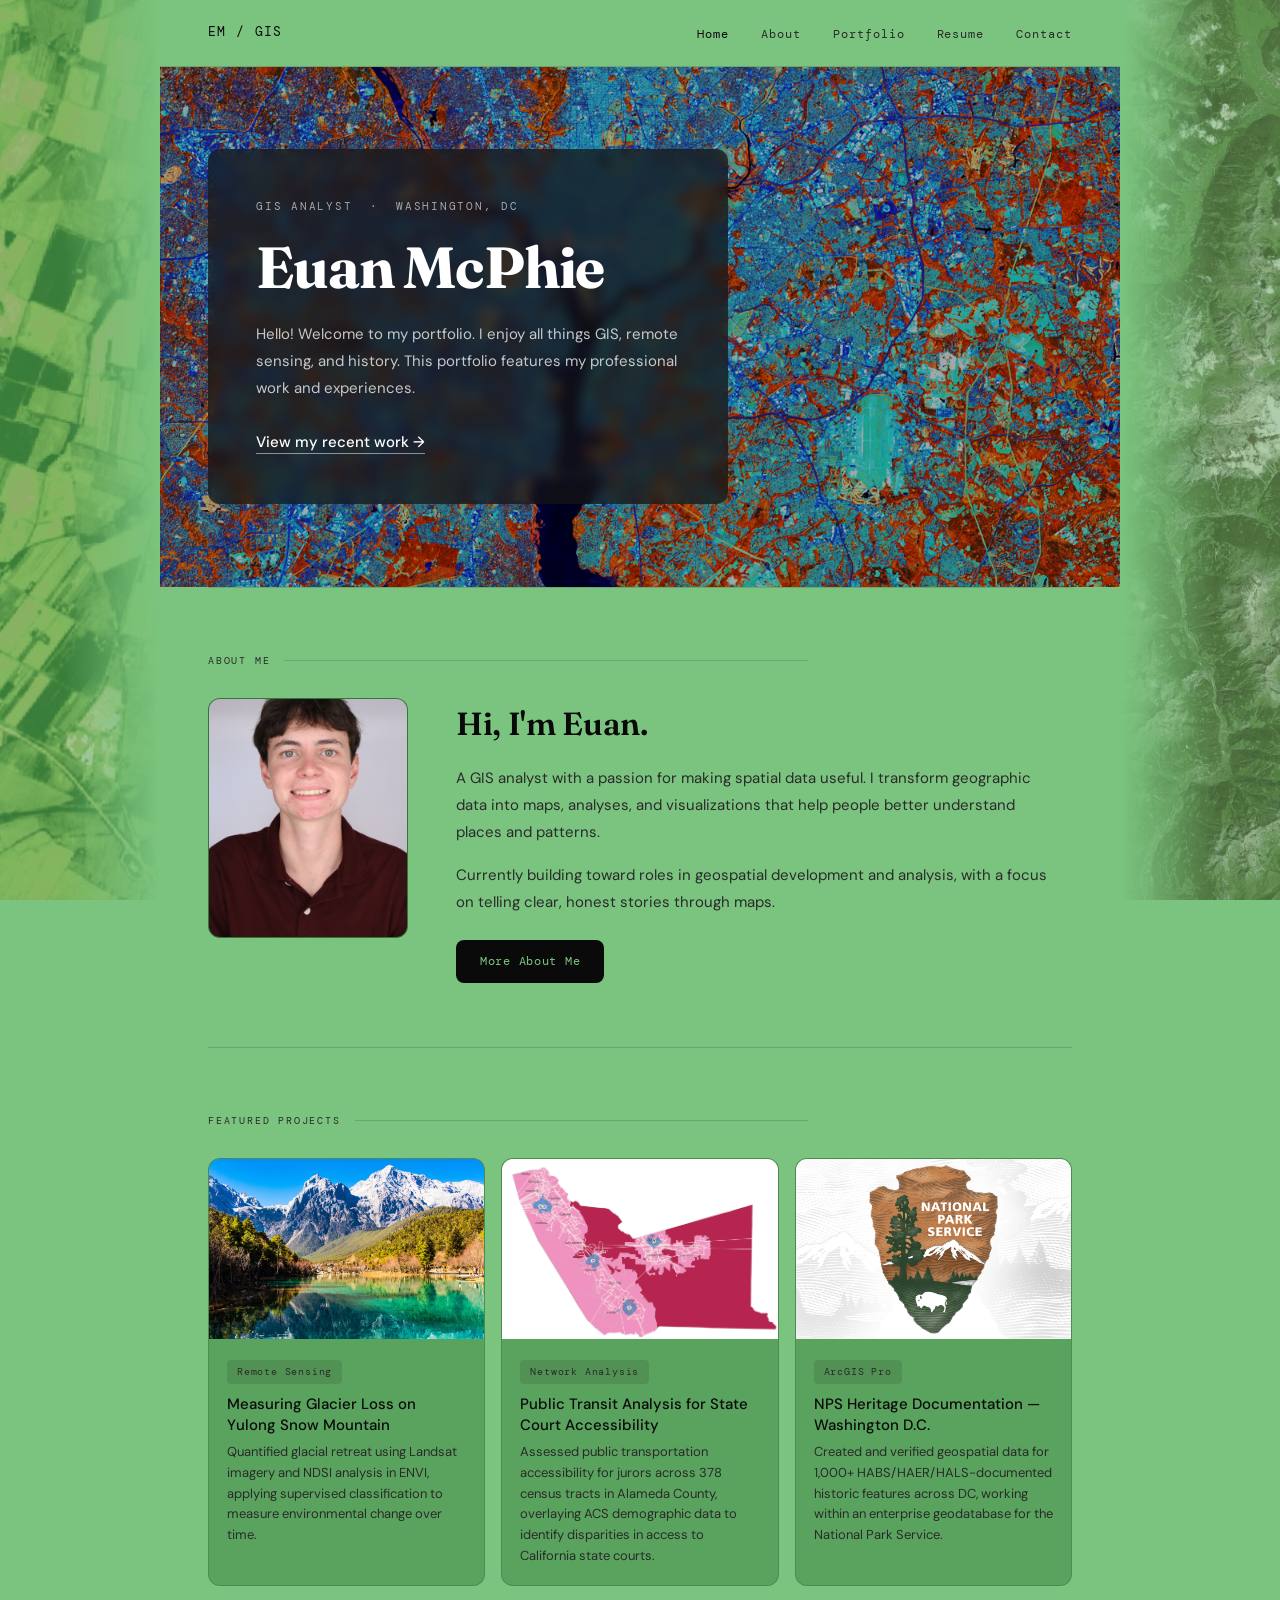
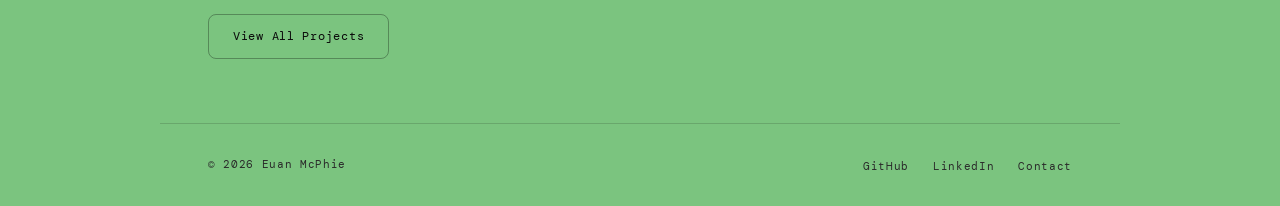
<file: index.html>
<!DOCTYPE html>
<html lang="en">
<head>
  <meta charset="UTF-8">
  <meta name="viewport" content="width=device-width, initial-scale=1.0">
  <title>Euan McPhie | GIS Portfolio</title>
  <link rel="stylesheet" href="style.css">
  <style>
    .hero {
  position: relative;
  min-height: 520px;
  display: flex;
  align-items: center;
  overflow: hidden;
  margin: 0 calc(-1 * 48px);
  padding: 0 48px;
}
.hero-bg {
  position: absolute;
  inset: 0;
  width: 100%;
  height: 100%;
  object-fit: cover;
  object-position: center;
  z-index: 0;
}
.hero-overlay {
  position: absolute;
  inset: 0;
  background: rgba(0, 0, 0, 0.35);
  z-index: 1;
}
.hero-content {
  position: relative;
  z-index: 2;
  background: rgba(20, 20, 20, 0.72);
  backdrop-filter: blur(6px);
  border-radius: var(--radius-lg);
  padding: 48px 48px;
  max-width: 520px;
}
.hero-eyebrow {
  font-family: 'DM Mono', monospace;
  font-size: 11px;
  letter-spacing: 0.16em;
  text-transform: uppercase;
  color: rgba(255,255,255,0.6);
  margin-bottom: 20px;
}
.hero h1 {
  margin-bottom: 24px;
  color: var(--white);
}
.hero-sub {
  font-size: 15px;
  color: rgba(255,255,255,0.75);
  line-height: 1.8;
}
.hero-sub a {
  color: var(--white);
  font-weight: 500;
  border-bottom: 1px solid rgba(255,255,255,0.5);
  padding-bottom: 1px;
  transition: opacity 0.2s;
}
.hero-sub a:hover { opacity: 0.6; }
@media (max-width: 768px) {
  .hero { min-height: 420px; margin: 0 -24px; padding: 0 24px; }
  .hero-content { padding: 32px 28px; }
} {
  .hero { grid-template-columns: 1fr; }
  .hero-image { max-height: 300px; }
}

    .about-grid {
      display: grid;
      grid-template-columns: 200px 1fr;
      gap: 48px;
      align-items: start;
    }
    .about-photo {
      width: 200px;
      height: 240px;
      object-fit: cover;
      border-radius: var(--radius-lg);
      border: 1px solid var(--border);
      background: var(--bg-deeper);
      display: block;
    }
    .about-text p { margin-bottom: 16px; }
    .about-text p:last-of-type { margin-bottom: 24px; }

    @media (max-width: 768px) {
      .about-grid { grid-template-columns: 1fr; }
      .about-photo { width: 140px; height: 170px; }
    }
  </style>
</head>
<body>

  <!-- SIDEBARS — swap src images for your own NDVI/satellite imagery -->
  <div class="sidebar-left">
    <img src="assets/images/sidebar-left.jpg" alt="">
  </div>
  <div class="sidebar-right">
    <img src="assets/images/sidebar-right.jpg" alt="">
  </div>

  <nav>
    <a href="index.html" class="nav-logo">EM / GIS</a>
    <button class="nav-toggle" aria-label="Toggle menu" onclick="document.querySelector('.nav-links').classList.toggle('open')">
      <span></span><span></span><span></span>
    </button>
    <ul class="nav-links">
      <li><a href="index.html" class="active">Home</a></li>
      <li><a href="about.html">About</a></li>
      <li><a href="portfolio.html">Portfolio</a></li>
      <li><a href="resume.html">Resume</a></li>
      <li><a href="contact.html">Contact</a></li>
    </ul>
  </nav>

  <main>
    <section class="hero">
  <img src="assets/images/SWIRFalseColorcomp.png" alt="SWIR False Color Composite DC" class="hero-bg">
  <div class="hero-overlay"></div>
  <div class="hero-content">
    <p class="hero-eyebrow">GIS Analyst &nbsp;·&nbsp; Washington, DC</p>
    <h1>Euan McPhie</h1>
    <p class="hero-sub">
      Hello! Welcome to my portfolio. I enjoy all things GIS, remote sensing, and history.
      This portfolio features my professional work and experiences.
      <br><br>
      <a href="portfolio.html">View my recent work →</a>
    </p>
  </div>
</section>
    
    <section id="about">
      <p class="section-label">About Me</p>
      <div class="about-grid">
        <img
          src="assets/images/photo.jpeg"
          alt="Euan McPhie"
          class="about-photo"
        >
        <div class="about-text">
          <h2>Hi, I'm Euan.</h2>
          <p>
            A GIS analyst with a passion for making spatial data useful. I transform 
            geographic data into maps, analyses, and visualizations that help people 
            better understand places and patterns.
          </p>
          <p>
            Currently building toward roles in geospatial development and analysis,
            with a focus on telling clear, honest stories through maps.
          </p>
          <a href="about.html" class="btn btn-dark">More About Me</a>
        </div>
      </div>
    </section>

    <section id="projects">
      <p class="section-label">Featured Projects</p>
      <div class="cards-grid">

 <a href="https://storymaps.arcgis.com/stories/8d81228a85324e58b875556479eda83a" class="card" target="_blank" rel="noopener">
  <img src="assets/images/yulongglacier.jpeg" alt="Glacier Loss Yulong Snow Mountain" class="card-img" onerror="this.style.background='var(--bg-deeper)';this.removeAttribute('src')">
  <div class="card-body">
    <span class="card-tag">Remote Sensing</span>
    <h3 class="card-title">Measuring Glacier Loss on Yulong Snow Mountain</h3>
    <p class="card-desc">Quantified glacial retreat using Landsat imagery and NDSI analysis in ENVI, applying supervised classification to measure environmental change over time.</p>
  </div>
</a>

<a href="https://docs.google.com/presentation/d/e/2PACX-1vQ5J7np9_4bzqyncNNaO1r4sl6ug8HQ_chpbXCSCV8nuyObh_miqHbxDKsYuWN1Dcld_z9ZnQ1ug_sf/pub?start=false&loop=false&delayms=3000" class="card" target="_blank" rel="noopener">
  <img src="assets/images/NCSCProject.png" alt="Public Transit Analysis for State Court Accessibility" class="card-img" onerror="this.style.background='var(--bg-deeper)';this.removeAttribute('src')">
  <div class="card-body">
    <span class="card-tag">Network Analysis</span>
    <h3 class="card-title">Public Transit Analysis for State Court Accessibility</h3>
    <p class="card-desc">Assessed public transportation accessibility for jurors across 378 census tracts in Alameda County, overlaying ACS demographic data to identify disparities in access to California state courts.</p>
  </div>
</a>

<a href="https://arcg.is/0SniSq" class="card" target="_blank" rel="noopener">
  <img src="assets/images/HHHphoto.jpg" alt="NPS HHH Cultural Resource GIS" class="card-img" onerror="this.style.background='var(--bg-deeper)';this.removeAttribute('src')">
  <div class="card-body">
    <span class="card-tag">ArcGIS Pro</span>
    <h3 class="card-title">NPS Heritage Documentation — Washington D.C.</h3>
    <p class="card-desc">Created and verified geospatial data for 1,000+ HABS/HAER/HALS-documented historic features across DC, working within an enterprise geodatabase for the National Park Service.</p>
  </div>
</a>

      </div>
      <div style="margin-top: 28px;">
        <a href="portfolio.html" class="btn btn-outline">View All Projects</a>
      </div>
    </section>
  </main>

  <footer>
    <span class="footer-left">© 2026 Euan McPhie</span>
    <ul class="footer-links">
      <li><a href="https://github.com/euanmapphiedev" target="_blank" rel="noopener">GitHub</a></li>
      <li><a href="https://www.linkedin.com/in/euan-mcphie/" target="_blank" rel="noopener">LinkedIn</a></li>
      <li><a href="contact.html">Contact</a></li>
    </ul>
  </footer>

</body>
</html>
</file>
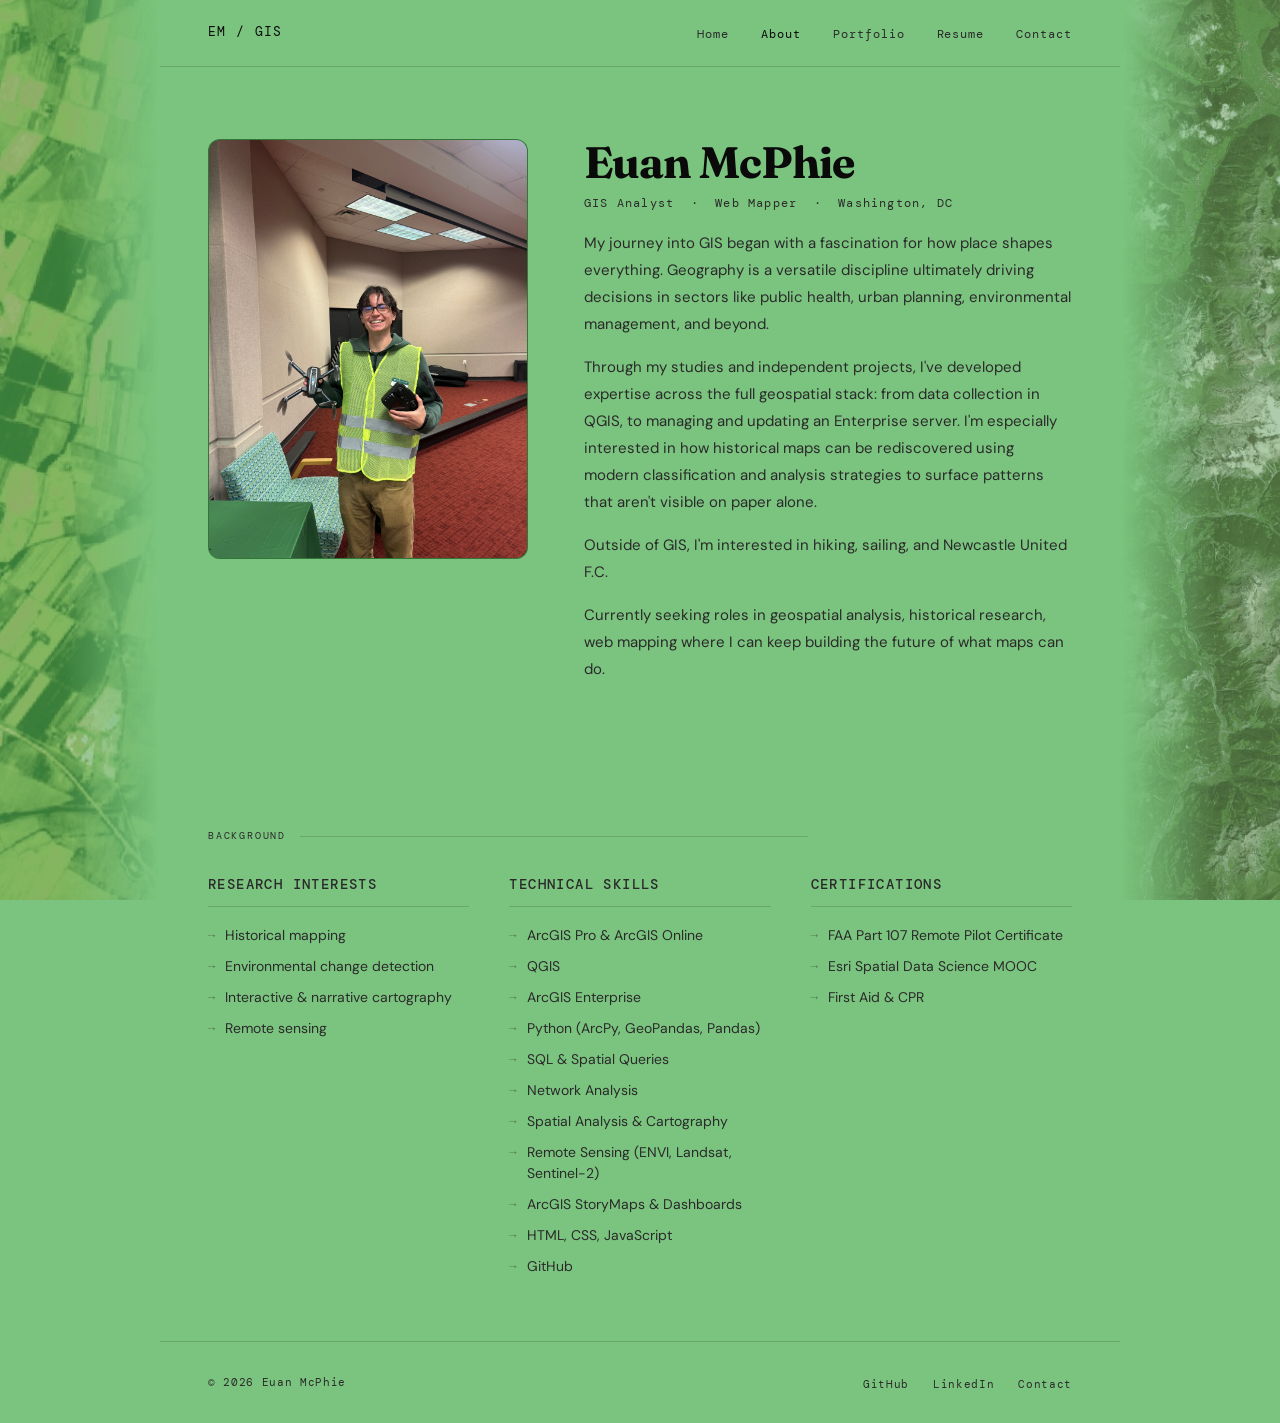
<file: about.html>
<!DOCTYPE html>
<html lang="en">
<head>
  <meta charset="UTF-8">
  <meta name="viewport" content="width=device-width, initial-scale=1.0">
  <title>About | Euan McPhie</title>
  <link rel="stylesheet" href="style.css">
  <style>
    .about-hero {
      display: grid;
      grid-template-columns: 320px 1fr;
      gap: 56px;
      align-items: start;
      padding: 72px 0 64px;
    }
    .about-hero-photo {
      width: 320px;
      height: 420px;
      object-fit: cover;
      border-radius: var(--radius-lg);
      border: 1px solid var(--border);
      background: var(--bg-deeper);
      display: block;
    }
    .about-hero-text h1 { font-size: clamp(28px, 4vw, 44px); margin-bottom: 8px; }
    .subtitle {
      font-family: 'DM Mono', monospace;
      font-size: 12px;
      color: var(--black-soft);
      letter-spacing: 0.1em;
      margin-bottom: 28px;
    }
    .about-hero-text p { margin-bottom: 16px; }

    .three-col {
      display: grid;
      grid-template-columns: repeat(3, 1fr);
      gap: 40px;
    }
    .info-block h3 {
      font-size: 14px;
      font-family: 'DM Mono', monospace;
      letter-spacing: 0.1em;
      text-transform: uppercase;
      color: var(--black-soft);
      margin-bottom: 18px;
      padding-bottom: 10px;
      border-bottom: 1px solid var(--border);
    }
    .info-list { list-style: none; display: flex; flex-direction: column; gap: 10px; }
    .info-list li {
      font-size: 14px;
      color: var(--black-soft);
      display: flex;
      align-items: flex-start;
      gap: 10px;
      line-height: 1.5;
    }
    .info-list li::before {
      content: '→';
      font-family: 'DM Mono', monospace;
      font-size: 12px;
      color: var(--black-soft);
      opacity: 0.5;
      flex-shrink: 0;
      margin-top: 1px;
    }

    @media (max-width: 768px) {
      .about-hero { grid-template-columns: 1fr; }
      .about-hero-photo { width: 160px; height: 200px; }
      .three-col { grid-template-columns: 1fr; gap: 32px; }
    }
  </style>
</head>
<body>

  <div class="sidebar-left"><img src="assets/images/sidebar-left.jpg" alt=""></div>
  <div class="sidebar-right"><img src="assets/images/sidebar-right.jpg" alt=""></div>

  <nav>
    <a href="index.html" class="nav-logo">EM / GIS</a>
    <button class="nav-toggle" aria-label="Toggle menu" onclick="document.querySelector('.nav-links').classList.toggle('open')">
      <span></span><span></span><span></span>
    </button>
    <ul class="nav-links">
      <li><a href="index.html">Home</a></li>
      <li><a href="about.html" class="active">About</a></li>
      <li><a href="portfolio.html">Portfolio</a></li>
      <li><a href="resume.html">Resume</a></li>
      <li><a href="contact.html">Contact</a></li>
    </ul>
  </nav>

  <main>
    <div class="about-hero">
      <img src="assets/images/photoabout.jpeg" alt="Euan McPhie" class="about-hero-photo">
      <div class="about-hero-text">
        <h1>Euan McPhie</h1>
        <p class="subtitle">GIS Analyst &nbsp;·&nbsp; Web Mapper &nbsp;·&nbsp; Washington, DC</p>
        <p>My journey into GIS began with a fascination for how place shapes everything. Geography is a versatile discipline ultimately driving decisions in sectors like public health, urban planning, environmental management, and beyond.</p>
        <p>Through my studies and independent projects, I've developed expertise across the full geospatial stack: from data collection in QGIS, to managing and updating an Enterprise server. I'm especially interested in how historical maps can be rediscovered using modern classification and analysis strategies to surface patterns that aren't visible on paper alone.</p>
        <p>Outside of GIS, I'm interested in hiking, sailing, and Newcastle United F.C.</p>
        <p>Currently seeking roles in geospatial analysis, historical research, web mapping where I can keep building the future of what maps can do.</p>
      </div>

    </div>

    <section>
      <p class="section-label">Background</p>
      <div class="three-col">
        <div class="info-block">
          <h3>Research Interests</h3>
          <ul class="info-list">
            <li>Historical mapping</li>
            <li>Environmental change detection</li>
            <li>Interactive &amp; narrative cartography</li>
            <li>Remote sensing</li>
          </ul>
        </div>
        <div class="info-block">
          <h3>Technical Skills</h3>
          <ul class="info-list">
            <li>ArcGIS Pro & ArcGIS Online</li>
            <li>QGIS</li>
            <li>ArcGIS Enterprise</li>
            <li>Python (ArcPy, GeoPandas, Pandas)</li>
            <li>SQL & Spatial Queries</li>
            <li>Network Analysis</li>
            <li>Spatial Analysis & Cartography</li>
            <li>Remote Sensing (ENVI, Landsat, Sentinel-2)</li>
            <li>ArcGIS StoryMaps & Dashboards</li>
            <li>HTML, CSS, JavaScript</li>
            <li>GitHub</li>
          </ul>
        </div>
        <div class="info-block">
          <h3>Certifications</h3>
          <ul class="info-list">
            <li>FAA Part 107 Remote Pilot Certificate</li>
            <li>Esri Spatial Data Science MOOC</li>
            <li>First Aid & CPR</li>
          </ul>
        </div>
      </div>
    </section>
  </main>

  <footer>
    <span class="footer-left">© 2026 Euan McPhie</span>
    <ul class="footer-links">
      <li><a href="https://github.com/euanmapphiedev" target="_blank" rel="noopener">GitHub</a></li>
      <li><a href="https://www.linkedin.com/in/euan-mcphie/" target="_blank" rel="noopener">LinkedIn</a></li>
      <li><a href="contact.html">Contact</a></li>
    </ul>
  </footer>

</body>
</html>
</file>
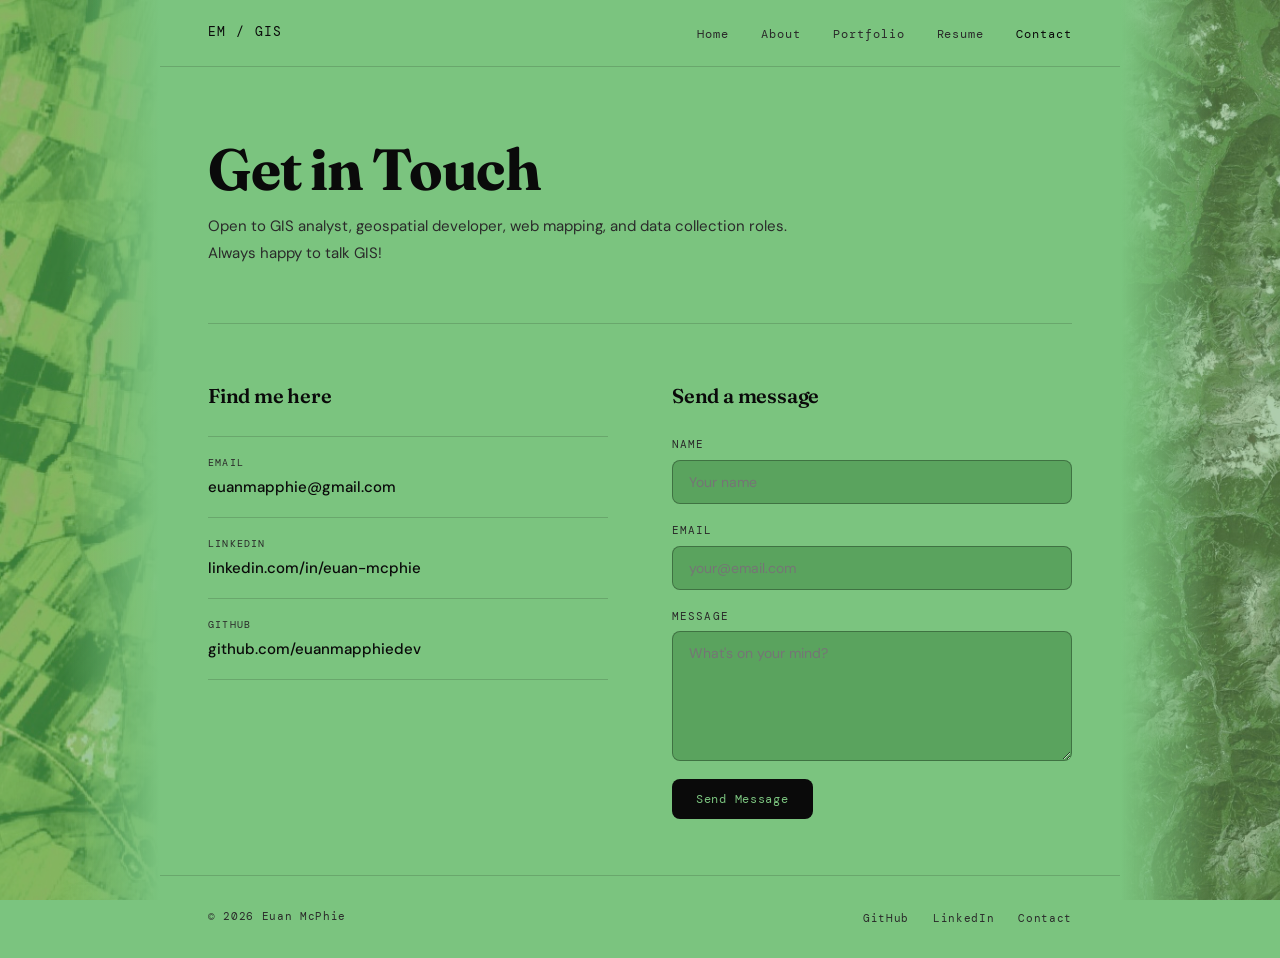
<file: contact.html>
<!DOCTYPE html>
<html lang="en">
<head>
  <meta charset="UTF-8">
  <meta name="viewport" content="width=device-width, initial-scale=1.0">
  <title>Contact | Euan McPhie</title>
  <link rel="stylesheet" href="style.css">
  <style>
    .contact-hero {
      padding: 72px 0 56px;
      border-bottom: 1px solid var(--border);
    }
    .contact-hero h1 { margin-bottom: 14px; }
    .contact-grid {
      display: grid;
      grid-template-columns: 1fr 1fr;
      gap: 64px;
      padding: 56px 0;
    }
    .contact-links h2 { font-size: 20px; margin-bottom: 24px; }
    .contact-item {
      display: flex;
      flex-direction: column;
      gap: 4px;
      padding: 18px 0;
      border-bottom: 1px solid var(--border);
    }
    .contact-item:first-of-type { border-top: 1px solid var(--border); }
    .contact-item-label {
      font-family: 'DM Mono', monospace;
      font-size: 10px;
      letter-spacing: 0.12em;
      text-transform: uppercase;
      color: var(--black-soft);
    }
    .contact-item a {
      font-size: 15px;
      font-weight: 500;
      color: var(--black);
      transition: opacity 0.2s;
    }
    .contact-item a:hover { opacity: 0.6; }
    .contact-form h2 { font-size: 20px; margin-bottom: 24px; }
    .form-group { display: flex; flex-direction: column; gap: 6px; margin-bottom: 18px; }
    .form-group label {
      font-family: 'DM Mono', monospace;
      font-size: 11px;
      letter-spacing: 0.1em;
      text-transform: uppercase;
      color: var(--black-soft);
    }
    .form-group input,
    .form-group textarea {
      background: var(--bg-dark);
      border: 1px solid var(--border-strong);
      border-radius: var(--radius);
      padding: 12px 16px;
      font-family: 'DM Sans', sans-serif;
      font-size: 14px;
      color: var(--black);
      outline: none;
      transition: border-color 0.2s;
      width: 100%;
    }
    .form-group input:focus,
    .form-group textarea:focus { border-color: var(--black); }
    .form-group textarea { resize: vertical; min-height: 130px; }
    @media (max-width: 768px) {
      .contact-grid { grid-template-columns: 1fr; gap: 40px; }
    }
  </style>
</head>
<body>

  <div class="sidebar-left"><img src="assets/images/sidebar-left.jpg" alt=""></div>
  <div class="sidebar-right"><img src="assets/images/sidebar-right.jpg" alt=""></div>

  <nav>
    <a href="index.html" class="nav-logo">EM / GIS</a>
    <button class="nav-toggle" aria-label="Toggle menu" onclick="document.querySelector('.nav-links').classList.toggle('open')">
      <span></span><span></span><span></span>
    </button>
    <ul class="nav-links">
      <li><a href="index.html">Home</a></li>
      <li><a href="about.html">About</a></li>
      <li><a href="portfolio.html">Portfolio</a></li>
      <li><a href="resume.html">Resume</a></li>
      <li><a href="contact.html" class="active">Contact</a></li>
    </ul>
  </nav>

  <main>
    <div class="contact-hero">
      <h1>Get in Touch</h1>
      <p>Open to GIS analyst, geospatial developer, web mapping, and data collection roles. Always happy to talk GIS!</p>
    </div>

    <div class="contact-grid">

      <div class="contact-links">
        <h2>Find me here</h2>
        <div class="contact-item">
          <span class="contact-item-label">Email</span>
          <a href="mailto:euanmapphie@gmail.com">euanmapphie@gmail.com</a>
        </div>
        <div class="contact-item">
          <span class="contact-item-label">LinkedIn</span>
          <a href="https://www.linkedin.com/in/euan-mcphie/" target="_blank" rel="noopener">linkedin.com/in/euan-mcphie</a>
        </div>
        <div class="contact-item">
          <span class="contact-item-label">GitHub</span>
          <a href="https://github.com/euanmapphiedev" target="_blank" rel="noopener">github.com/euanmapphiedev</a>
        </div>
      </div>

      <div class="contact-form">
        <h2>Send a message</h2>
        <form action="https://formspree.io/f/mykazpdl" method="POST">
          <div class="form-group">
            <label for="name">Name</label>
            <input type="text" id="name" name="name" placeholder="Your name" required>
          </div>
          <div class="form-group">
            <label for="email">Email</label>
            <input type="email" id="email" name="email" placeholder="your@email.com" required>
          </div>
          <div class="form-group">
            <label for="message">Message</label>
            <textarea id="message" name="message" placeholder="What's on your mind?" required></textarea>
          </div>
          <button type="submit" class="btn btn-dark">Send Message</button>
        </form>
      </div>

    </div>
  </main>

  <footer>
    <span class="footer-left">© 2026 Euan McPhie</span>
    <ul class="footer-links">
      <li><a href="https://github.com/euanmapphiedev" target="_blank" rel="noopener">GitHub</a></li>
      <li><a href="https://www.linkedin.com/in/euan-mcphie/" target="_blank" rel="noopener">LinkedIn</a></li>
      <li><a href="contact.html">Contact</a></li>
    </ul>
  </footer>

</body>
</html>
</file>
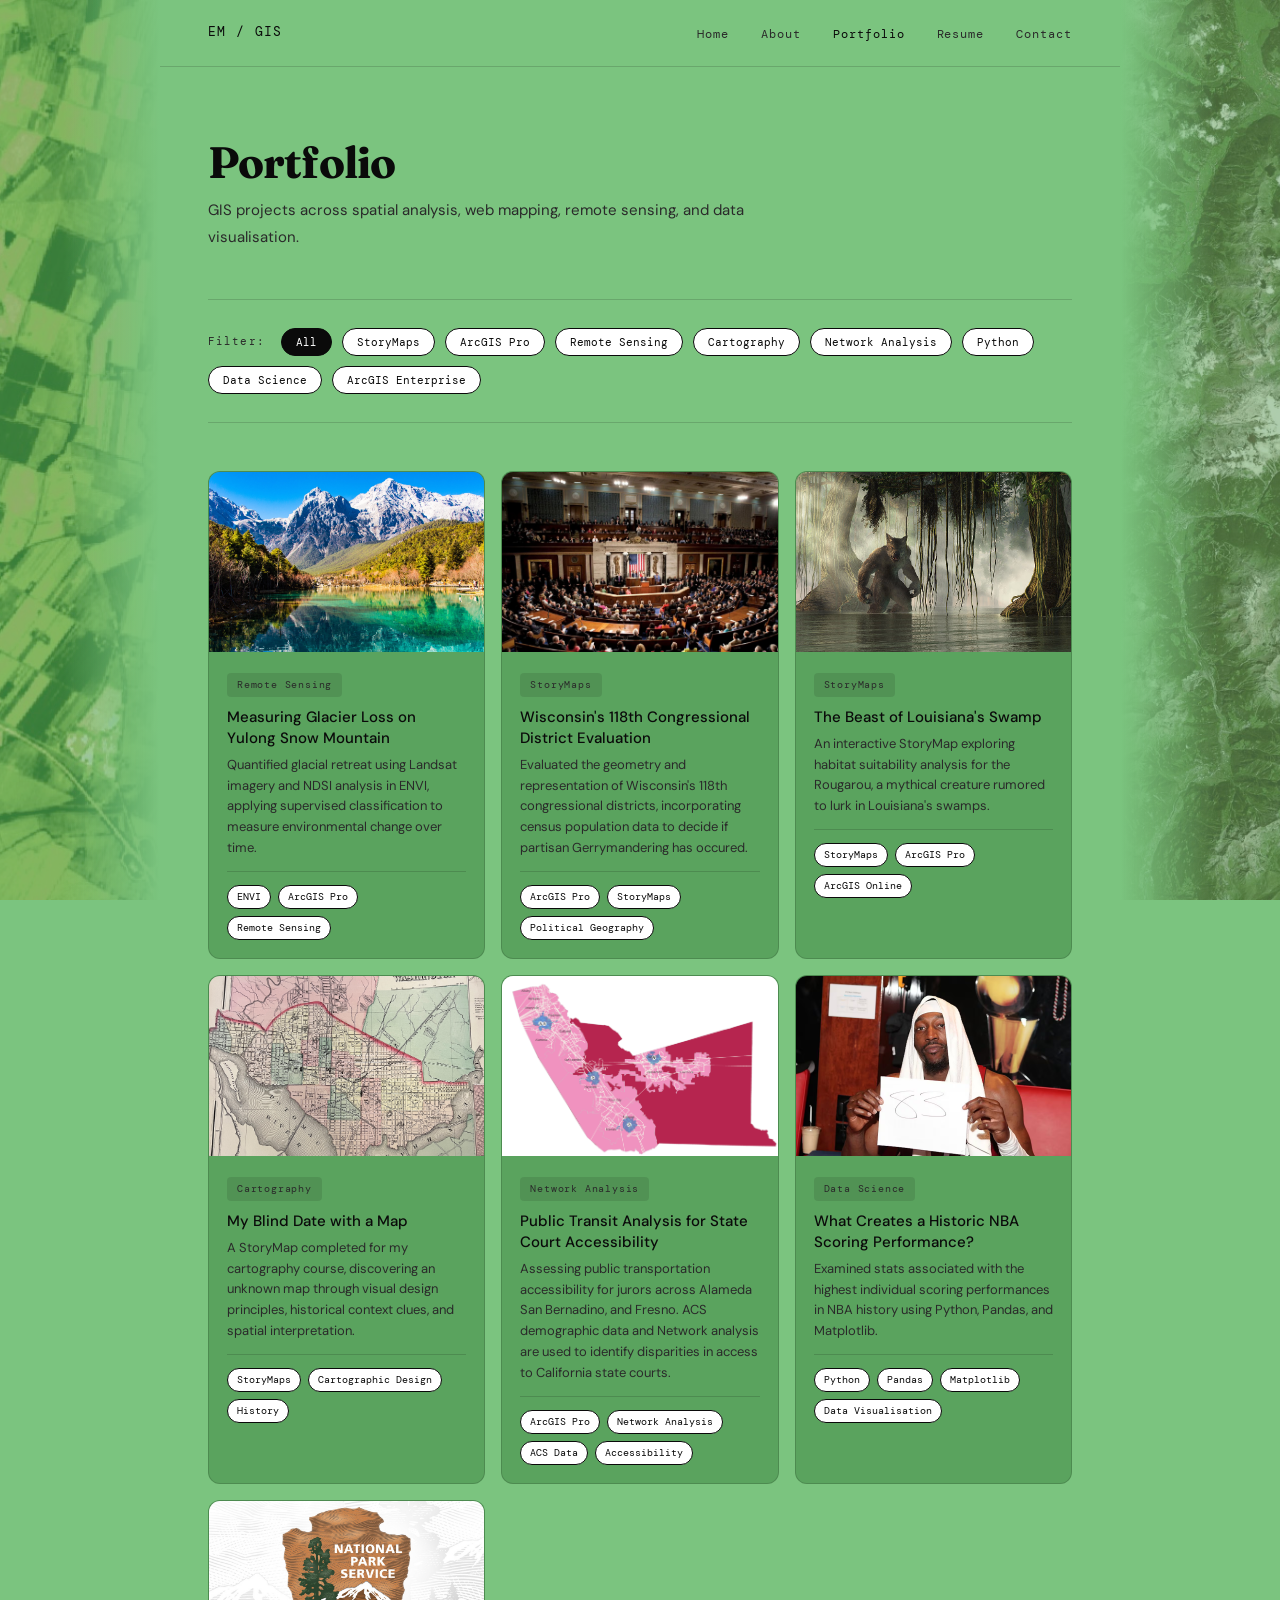
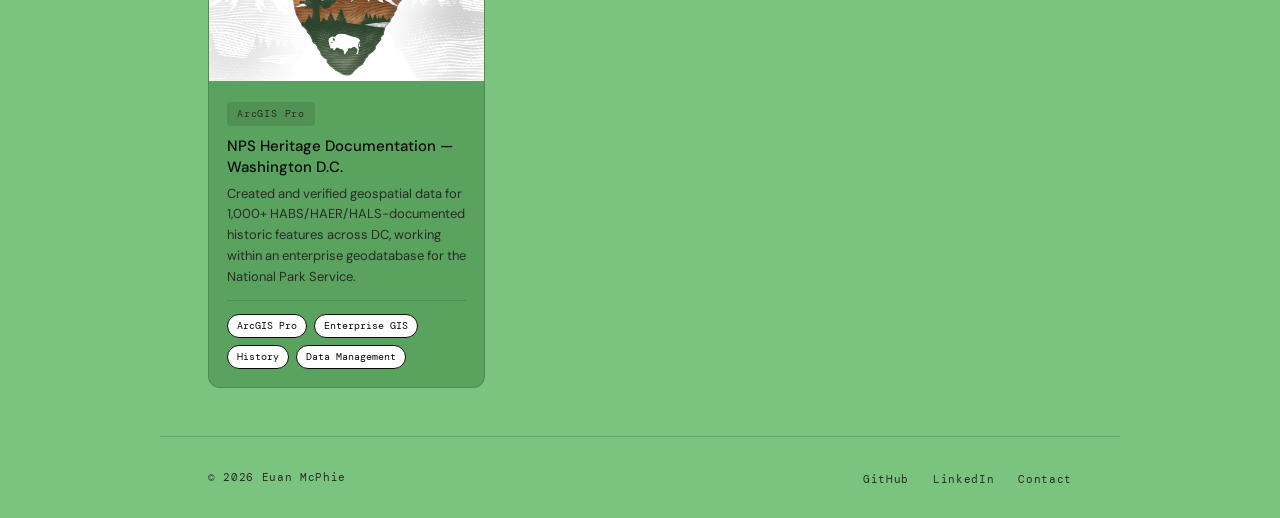
<file: portfolio.html>
<!DOCTYPE html>
<html lang="en">
<head>
  <meta charset="UTF-8">
  <meta name="viewport" content="width=device-width, initial-scale=1.0">
  <title>Portfolio | Euan McPhie</title>
  <link rel="stylesheet" href="style.css">
  <style>
    .portfolio-header {
      padding: 72px 0 48px;
    }
    .portfolio-header h1 { font-size: clamp(28px, 4vw, 44px); margin-bottom: 12px; }
    .filter-bar {
      padding: 28px 0;
      display: flex;
      flex-wrap: wrap;
      gap: 10px;
      border-top: 1px solid var(--border);
      border-bottom: 1px solid var(--border);
    }
    .filter-label {
      font-family: 'DM Mono', monospace;
      font-size: 11px;
      color: var(--black-soft);
      letter-spacing: 0.1em;
      display: flex;
      align-items: center;
      margin-right: 6px;
    }
    .projects-section { padding: 48px 0; }
    .card[data-hidden="true"] { display: none; }
    .card-link { text-decoration: none; color: inherit; display: block; }
    .card-skills { margin-top: 12px; padding-top: 10px; border-top: 1px solid var(--border); display: flex; flex-wrap: wrap; gap: 4px; }
    .no-results {
      display: none;
      font-family: 'DM Mono', monospace;
      font-size: 13px;
      color: var(--black-soft);
      padding: 32px 0;
    }
  </style>
</head>
<body>

  <div class="sidebar-left"><img src="assets/images/sidebar-left.jpg" alt=""></div>
  <div class="sidebar-right"><img src="assets/images/sidebar-right.jpg" alt=""></div>

  <nav>
    <a href="index.html" class="nav-logo">EM / GIS</a>
    <button class="nav-toggle" aria-label="Toggle menu" onclick="document.querySelector('.nav-links').classList.toggle('open')">
      <span></span><span></span><span></span>
    </button>
    <ul class="nav-links">
      <li><a href="index.html">Home</a></li>
      <li><a href="about.html">About</a></li>
      <li><a href="portfolio.html" class="active">Portfolio</a></li>
      <li><a href="resume.html">Resume</a></li>
      <li><a href="contact.html">Contact</a></li>
    </ul>
  </nav>

  <main>
    <div class="portfolio-header">
      <h1>Portfolio</h1>
      <p>GIS projects across spatial analysis, web mapping, remote sensing, and data visualisation.</p>
    </div>

    <div class="filter-bar">
  <span class="filter-label">Filter:</span>
  <button class="pill active" data-filter="all" onclick="filterProjects(this)">All</button>
  <button class="pill" data-filter="storymaps" onclick="filterProjects(this)">StoryMaps</button>
  <button class="pill" data-filter="arcgis-pro" onclick="filterProjects(this)">ArcGIS Pro</button>
  <button class="pill" data-filter="remote-sensing" onclick="filterProjects(this)">Remote Sensing</button>
  <button class="pill" data-filter="cartography" onclick="filterProjects(this)">Cartography</button>
  <button class="pill" data-filter="network-analysis" onclick="filterProjects(this)">Network Analysis</button>
  <button class="pill" data-filter="python" onclick="filterProjects(this)">Python</button>
  <button class="pill" data-filter="data-science" onclick="filterProjects(this)">Data Science</button>
  <button class="pill" data-filter="arcgis-enterprise" onclick="filterProjects(this)">ArcGIS Enterprise</button>
</div>

    <div class="projects-section">
      <div class="cards-grid" id="projects-grid">

        <a href="https://storymaps.arcgis.com/stories/8d81228a85324e58b875556479eda83a" class="card card-link" data-platform="envi remote-sensing storymaps arcgis-pro" target="_blank" rel="noopener">
  <img src="assets/images/yulongglacier.jpeg" alt="Glacier Loss Yulong Snow Mountain" class="card-img" onerror="this.style.background='var(--bg-deeper)';this.removeAttribute('src')">
  <div class="card-body">
    <span class="card-tag">Remote Sensing</span>
    <h3 class="card-title">Measuring Glacier Loss on Yulong Snow Mountain</h3>
    <p class="card-desc">Quantified glacial retreat using Landsat imagery and NDSI analysis in ENVI, applying supervised classification to measure environmental change over time.</p>
    <div class="card-skills">
      <span class="card-skill">ENVI</span>
      <span class="card-skill">ArcGIS Pro</span>
      <span class="card-skill">Remote Sensing</span>
    </div>
  </div>
</a>
        <a href="https://storymaps.arcgis.com/stories/d8970f8300394362b0da47671cf36a3c" class="card card-link" data-platform="storymaps arcgis-pro cartography" target="_blank" rel="noopener">
  <img src="assets/images/wisconsinredistrict.jpeg" alt="Wisconsin 118th Congressional District" class="card-img" onerror="this.style.background='var(--bg-deeper)';this.removeAttribute('src')">
  <div class="card-body">
    <span class="card-tag">StoryMaps</span>
    <h3 class="card-title">Wisconsin's 118th Congressional District Evaluation</h3>
    <p class="card-desc">Evaluated the geometry and representation of Wisconsin's 118th congressional districts, incorporating census population data to decide if partisan Gerrymandering has occured.</p>
    <div class="card-skills">
      <span class="card-skill">ArcGIS Pro</span>
      <span class="card-skill">StoryMaps</span>
      <span class="card-skill">Political Geography</span>
    </div>
  </div>
</a>
        <a href="https://storymaps.arcgis.com/stories/bbe9d9edcab24bb488d2f13b714fcd42" class="card card-link" data-platform="storymaps arcgis-pro agol" target="_blank" rel="noopener">
  <img src="assets/images/rougarou.jpg" alt="The Beast of Louisiana's Swamp" class="card-img" onerror="this.style.background='var(--bg-deeper)';this.removeAttribute('src')">
  <div class="card-body">
    <span class="card-tag">StoryMaps</span>
    <h3 class="card-title">The Beast of Louisiana's Swamp</h3>
    <p class="card-desc">An interactive StoryMap exploring habitat suitability analysis for the Rougarou, a mythical creature rumored to lurk in Louisiana's swamps.</p>
    <div class="card-skills">
      <span class="card-skill">StoryMaps</span>
      <span class="card-skill">ArcGIS Pro</span>
      <span class="card-skill">ArcGIS Online</span>
    </div>
  </div>
</a>
        <a href="https://storymaps.arcgis.com/stories/828de054a1e3491bbb7d9c0ea653ffb6" class="card card-link" data-platform="storymaps cartography research historical" target="_blank" rel="noopener">
  <img src="assets/images/blinddate.jpg" alt="My Blind Date with a Map" class="card-img" onerror="this.style.background='var(--bg-deeper)';this.removeAttribute('src')">
  <div class="card-body">
    <span class="card-tag">Cartography</span>
    <h3 class="card-title">My Blind Date with a Map</h3>
    <p class="card-desc">A StoryMap completed for my cartography course, discovering an unknown map through visual design principles, historical context clues, and spatial interpretation.</p>
    <div class="card-skills">
      <span class="card-skill">StoryMaps</span>
      <span class="card-skill">Cartographic Design</span>
      <span class="card-skill">History</span>
    </div>
  </div>
</a>
        <a href="https://docs.google.com/presentation/d/e/2PACX-1vQ5J7np9_4bzqyncNNaO1r4sl6ug8HQ_chpbXCSCV8nuyObh_miqHbxDKsYuWN1Dcld_z9ZnQ1ug_sf/pub?start=false&loop=false&delayms=3000" class="card card-link" data-platform="arcgis-pro network-analysis" target="_blank" rel="noopener">
  <img src="assets/images/NCSCProject.png" alt="Public Transit Analysis for State Court Accessibility" class="card-img" onerror="this.style.background='var(--bg-deeper)';this.removeAttribute('src')">
  <div class="card-body">
    <span class="card-tag">Network Analysis</span>
    <h3 class="card-title">Public Transit Analysis for State Court Accessibility</h3>
    <p class="card-desc">Assessing public transportation accessibility for jurors across Alameda San Bernadino, and Fresno. ACS demographic data and Network analysis are used to identify disparities in access to California state courts.</p>
    <div class="card-skills">
      <span class="card-skill">ArcGIS Pro</span>
      <span class="card-skill">Network Analysis</span>
      <span class="card-skill">ACS Data</span>
      <span class="card-skill">Accessibility</span>
    </div>
  </div>
</a>
        <a href="https://docs.google.com/presentation/d/e/2PACX-1vQGbitSzHWYCiuVAKRySEAEVoUZLNvw3RBG_xZy7C-6nfWVKQwGhMqkHswbRT-Wu9axQxmu5FHiMH76/pub?start=false&loop=false&delayms=3000" class="card card-link" data-platform="python data-science" target="_blank" rel="noopener">
  <img src="assets/images/bambam.avif" alt="What Creates a Historic NBA Scoring Performance" class="card-img" onerror="this.style.background='var(--bg-deeper)';this.removeAttribute('src')">
  <div class="card-body">
    <span class="card-tag">Data Science</span>
    <h3 class="card-title">What Creates a Historic NBA Scoring Performance?</h3>
    <p class="card-desc">Examined stats associated with the highest individual scoring performances in NBA history using Python, Pandas, and Matplotlib.</p>
    <div class="card-skills">
      <span class="card-skill">Python</span>
      <span class="card-skill">Pandas</span>
      <span class="card-skill">Matplotlib</span>
      <span class="card-skill">Data Visualisation</span>
    </div>
  </div>
</a>
        <a href="https://arcg.is/0SniSq" class="card card-link" data-platform="arcgis-pro enterprise history" target="_blank" rel="noopener">
  <img src="assets/images/HHHphoto.jpg" alt="NPS HHH Cultural Resource GIS" class="card-img" onerror="this.style.background='var(--bg-deeper)';this.removeAttribute('src')">
  <div class="card-body">
    <span class="card-tag">ArcGIS Pro</span>
    <h3 class="card-title">NPS Heritage Documentation — Washington D.C.</h3>
    <p class="card-desc">Created and verified geospatial data for 1,000+ HABS/HAER/HALS-documented historic features across DC, working within an enterprise geodatabase for the National Park Service.</p>
    <div class="card-skills">
      <span class="card-skill">ArcGIS Pro</span>
      <span class="card-skill">Enterprise GIS</span>
      <span class="card-skill">History</span>
      <span class="card-skill">Data Management</span>
    </div>
  </div>
</a>

      </div>
      <p class="no-results" id="no-results">No projects match that filter yet — check back soon.</p>
    </div>
  </main>

  <footer>
    <span class="footer-left">© 2026 Euan McPhie</span>
    <ul class="footer-links">
      <li><a href="https://github.com/euanmapphiedev" target="_blank" rel="noopener">GitHub</a></li>
      <li><a href="https://www.linkedin.com/in/euan-mcphie/" target="_blank" rel="noopener">LinkedIn</a></li>
      <li><a href="contact.html">Contact</a></li>
    </ul>
  </footer>

  <script>
    function filterProjects(btn) {
      const filter = btn.dataset.filter;
      document.querySelectorAll('.pill').forEach(p => p.classList.remove('active'));
      btn.classList.add('active');
      const cards = document.querySelectorAll('#projects-grid .card');
      let visible = 0;
      cards.forEach(card => {
        const platforms = card.dataset.platform || '';
        const show = filter === 'all' || platforms.split(' ').includes(filter);
        card.dataset.hidden = show ? 'false' : 'true';
        if (show) visible++;
      });
      document.getElementById('no-results').style.display = visible === 0 ? 'block' : 'none';
    }
  </script>

</body>
</html>
</file>
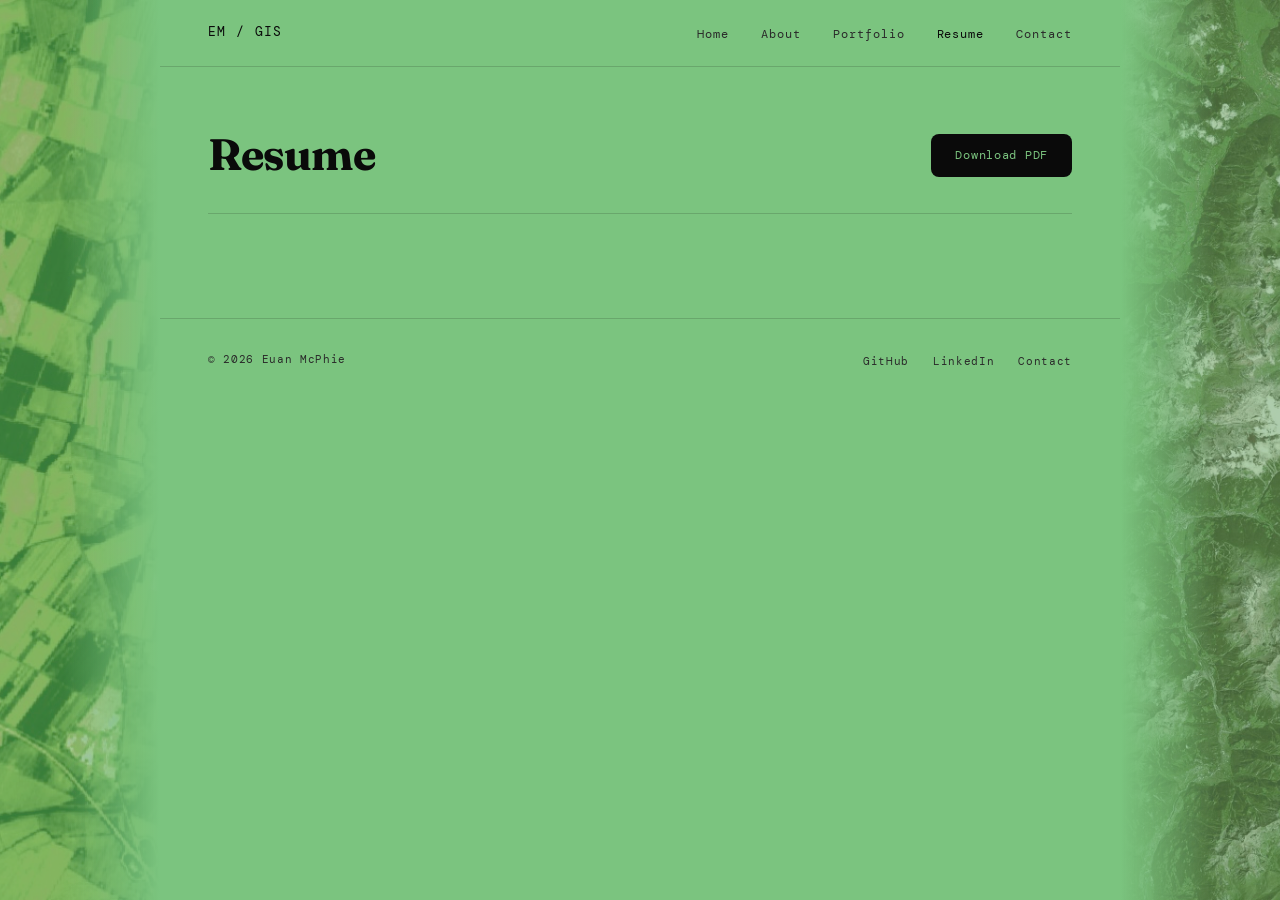
<file: resume.html>
<!DOCTYPE html>
<html lang="en">
<head>
  <meta charset="UTF-8">
  <meta name="viewport" content="width=device-width, initial-scale=1.0">
  <title>Resume | Euan McPhie</title>
  <link rel="stylesheet" href="style.css">
  <style>
    .resume-header {
      padding: 64px 0 36px;
      display: flex;
      justify-content: space-between;
      align-items: flex-end;
      border-bottom: 1px solid var(--border);
    }
    .resume-header h1 { font-size: clamp(28px, 4vw, 44px); }
    .pdf-wrapper { padding: 40px 0 64px; }
    .pdf-viewer {
      width: 100%;
      height: 85vh;
      min-height: 600px;
      border: 1px solid var(--border);
      border-radius: var(--radius-lg);
      display: block;
    }
    .pdf-fallback {
      display: none;
      padding: 48px;
      background: var(--bg-dark);
      border: 1px solid var(--border);
      border-radius: var(--radius-lg);
      text-align: center;
    }
    .pdf-fallback p { margin-bottom: 20px; max-width: none; }
    @media (max-width: 768px) {
      .resume-header { flex-direction: column; align-items: flex-start; gap: 20px; }
      .pdf-viewer { height: 70vh; }
    }
  </style>
</head>
<body>

  <div class="sidebar-left"><img src="assets/images/sidebar-left.jpg" alt=""></div>
  <div class="sidebar-right"><img src="assets/images/sidebar-right.jpg" alt=""></div>

  <nav>
    <a href="index.html" class="nav-logo">EM / GIS</a>
    <button class="nav-toggle" aria-label="Toggle menu" onclick="document.querySelector('.nav-links').classList.toggle('open')">
      <span></span><span></span><span></span>
    </button>
    <ul class="nav-links">
      <li><a href="index.html">Home</a></li>
      <li><a href="about.html">About</a></li>
      <li><a href="portfolio.html">Portfolio</a></li>
      <li><a href="resume.html" class="active">Resume</a></li>
      <li><a href="contact.html">Contact</a></li>
    </ul>
  </nav>

  <main>
    <div class="resume-header">
      <h1>Resume</h1>
      <a href="assets/EJMresumeGIS.pdf" download="Euan_McPhie_Resume.pdf" class="btn btn-dark">Download PDF</a>
    </div>
    <div class="pdf-wrapper">
      <object
        data="assets/EJMresumeGIS.pdf"
        type="application/pdf"
        class="pdf-viewer"
        aria-label="Euan McPhie Resume PDF"
        onerror="this.style.display='none'; document.querySelector('.pdf-fallback').style.display='block'"
      >
        <div class="pdf-fallback" style="display:block;">
          <p>Your browser doesn't support inline PDFs.</p>
          <a href="assets/EJMresumeGIS.pdf" download="Euan_McPhie_Resume.pdf" class="btn btn-dark">Download Resume</a>
        </div>
      </object>
      <div class="pdf-fallback">
        <p>PDF preview unavailable — download to view.</p>
        <a href="assets/EJMresumeGIS.pdf" download="Euan_McPhie_Resume.pdf" class="btn btn-dark">Download Resume</a>
      </div>
    </div>
  </main>

  <footer>
    <span class="footer-left">© 2026 Euan McPhie</span>
    <ul class="footer-links">
      <li><a href="https://github.com/euanmapphiedev" target="_blank" rel="noopener">GitHub</a></li>
      <li><a href="https://www.linkedin.com/in/euan-mcphie/" target="_blank" rel="noopener">LinkedIn</a></li>
      <li><a href="contact.html">Contact</a></li>
    </ul>
  </footer>

</body>
</html>
</file>
<file: style.css>
/* ============================================
   EUAN McPHIE — GIS PORTFOLIO
   style.css — shared across all pages
   ============================================ */

@import url('https://fonts.googleapis.com/css2?family=Fraunces:wght@400;600;700&family=DM+Mono:wght@300;400&family=DM+Sans:wght@300;400;500&display=swap');

:root {
  --bg:         #7bc47f;
  --bg-dark:    #5aa35e;
  --bg-deeper:  #3d8a42;
  --black:      #0a0a0a;
  --black-soft: #2a2a2a;
  --white:      #ffffff;
  --accent:     #000000;
  --border:     rgba(0,0,0,0.15);
  --border-strong: rgba(0,0,0,0.3);
  --radius:     8px;
  --radius-lg:  12px;
  --sidebar-w:  160px;
}

*, *::before, *::after {
  box-sizing: border-box;
  margin: 0;
  padding: 0;
}

html { scroll-behavior: smooth; }

body {
  background-color: var(--bg);
  color: var(--black);
  font-family: 'DM Sans', sans-serif;
  font-size: 16px;
  line-height: 1.6;
  min-height: 100vh;
}

a { color: inherit; text-decoration: none; }
img { max-width: 100%; display: block; }

/* ── SIDEBAR PANELS ── */
.sidebar-left,
.sidebar-right {
  position: fixed;
  top: 0;
  bottom: 0;
  width: var(--sidebar-w);
  overflow: hidden;
  z-index: 0;
  pointer-events: none;
}
.sidebar-left  { left: 0; }
.sidebar-right { right: 0; }

.sidebar-left img,
.sidebar-right img {
  width: 100%;
  height: 100%;
  object-fit: cover;
  object-position: center;
  opacity: 0.55;
  filter: saturate(1.1) brightness(0.85);
}

/* Gradient fade toward center so content edge is clean */
.sidebar-left::after {
  content: '';
  position: absolute;
  inset: 0;
  background: linear-gradient(to right, transparent 40%, var(--bg) 100%);
}
.sidebar-right::after {
  content: '';
  position: absolute;
  inset: 0;
  background: linear-gradient(to left, transparent 40%, var(--bg) 100%);
}

/* ── NAV ── */
nav {
  display: flex;
  justify-content: space-between;
  align-items: center;
  padding: 20px 48px;
  border-bottom: 1px solid var(--border);
  background: var(--bg);
  position: sticky;
  top: 0;
  z-index: 100;
  margin: 0 var(--sidebar-w);
}

.nav-logo {
  font-family: 'DM Mono', monospace;
  font-size: 13px;
  letter-spacing: 0.1em;
  color: var(--black);
}

.nav-links {
  display: flex;
  gap: 32px;
  list-style: none;
}

.nav-links a {
  font-family: 'DM Mono', monospace;
  font-size: 12px;
  letter-spacing: 0.08em;
  color: var(--black-soft);
  transition: color 0.2s;
}

.nav-links a:hover,
.nav-links a.active { color: var(--black); }

.nav-toggle {
  display: none;
  flex-direction: column;
  gap: 5px;
  cursor: pointer;
  background: none;
  border: none;
  padding: 4px;
}
.nav-toggle span {
  display: block;
  width: 22px;
  height: 1.5px;
  background: var(--black);
}

/* ── PAGE LAYOUT ── */
main {
  max-width: 1100px;
  margin: 0 auto;
  padding: 0 48px;
  position: relative;
  z-index: 1;
  /* Push content away from sidebars */
  margin-left: var(--sidebar-w);
  margin-right: var(--sidebar-w);
  max-width: calc(100% - 2 * var(--sidebar-w));
}

section {
  padding: 64px 0;
}

/* Only add dividers between sections explicitly */
section + section {
  border-top: 1px solid var(--border);
}

/* ── SECTION LABELS ── */
.section-label {
  font-family: 'DM Mono', monospace;
  font-size: 10px;
  letter-spacing: 0.18em;
  text-transform: uppercase;
  color: var(--black-soft);
  display: flex;
  align-items: center;
  gap: 14px;
  margin-bottom: 28px;
}

.section-label::after {
  content: '';
  flex: 1;
  height: 1px;
  background: var(--border);
}

/* ── TYPOGRAPHY ── */
h1 {
  font-family: 'Fraunces', serif;
  font-size: clamp(36px, 5vw, 58px);
  font-weight: 700;
  line-height: 1.05;
  letter-spacing: -0.02em;
  color: var(--black);
}

h2 {
  font-family: 'Fraunces', serif;
  font-size: clamp(22px, 3vw, 32px);
  font-weight: 600;
  letter-spacing: -0.01em;
  margin-bottom: 16px;
}

h3 {
  font-family: 'DM Sans', sans-serif;
  font-size: 16px;
  font-weight: 500;
  margin-bottom: 8px;
}

p {
  font-size: 15px;
  color: var(--black-soft);
  line-height: 1.8;
  max-width: 600px;
}

/* ── BUTTONS ── */
.btn {
  display: inline-block;
  padding: 12px 24px;
  border-radius: var(--radius);
  font-family: 'DM Mono', monospace;
  font-size: 12px;
  letter-spacing: 0.06em;
  cursor: pointer;
  transition: opacity 0.2s, transform 0.1s;
  border: none;
}
.btn:hover { opacity: 0.82; }
.btn:active { transform: scale(0.98); }
.btn-dark { background: var(--black); color: var(--bg); }
.btn-outline {
  background: transparent;
  color: var(--black);
  border: 1px solid var(--border-strong);
}

/* ── PROJECT CARDS ── */
.cards-grid {
  display: grid;
  grid-template-columns: repeat(auto-fill, minmax(260px, 1fr));
  gap: 16px;
}

.card {
  background: var(--bg-dark);
  border: 1px solid var(--border);
  border-radius: var(--radius-lg);
  overflow: hidden;
  transition: transform 0.2s, border-color 0.2s;
  cursor: pointer;
}
.card:hover {
  transform: translateY(-3px);
  border-color: var(--border-strong);
}

.card-img {
  width: 100%;
  height: 180px;
  object-fit: cover;
  background: var(--bg-deeper);
  display: block;
}

.card-body { padding: 18px; }

.card-tag {
  font-family: 'DM Mono', monospace;
  font-size: 10px;
  letter-spacing: 0.08em;
  color: var(--black-soft);
  background: rgba(0,0,0,0.1);
  padding: 4px 10px;
  border-radius: 4px;
  display: inline-block;
  margin-bottom: 10px;
}

.card-title {
  font-size: 15px;
  font-weight: 500;
  color: var(--black);
  margin-bottom: 6px;
  line-height: 1.4;
}

.card-desc {
  font-size: 13px;
  color: var(--black-soft);
  line-height: 1.6;
  max-width: none;
}

/* ── FILTER PILLS (portfolio page) ── */
.pill {
  font-family: 'DM Mono', monospace;
  font-size: 11px;
  padding: 6px 14px;
  border-radius: 20px;
  border: 1px solid var(--black);
  cursor: pointer;
  background: var(--white);
  color: var(--black);
  transition: background 0.15s, color 0.15s;
}
.pill:hover,
.pill.active {
  background: var(--black);
  color: var(--white);
  border-color: var(--black);
}

/* Card skill tags (portfolio page bubbles) */
.card-skill {
  font-family: 'DM Mono', monospace;
  font-size: 10px;
  padding: 3px 9px;
  border-radius: 12px;
  border: 1px solid var(--black);
  background: var(--white);
  color: var(--black);
  display: inline-block;
  margin: 3px 3px 0 0;
}

/* ── FOOTER ── */
footer {
  border-top: 1px solid var(--border);
  padding: 28px 48px;
  display: flex;
  justify-content: space-between;
  align-items: center;
  margin: 0 var(--sidebar-w);
  position: relative;
  z-index: 1;
}

.footer-left {
  font-family: 'DM Mono', monospace;
  font-size: 11px;
  color: var(--black-soft);
  letter-spacing: 0.06em;
}

.footer-links {
  display: flex;
  gap: 24px;
  list-style: none;
}
.footer-links a {
  font-family: 'DM Mono', monospace;
  font-size: 11px;
  color: var(--black-soft);
  letter-spacing: 0.06em;
  transition: color 0.2s;
}
.footer-links a:hover { color: var(--black); }

/* ── RESPONSIVE ── */
@media (max-width: 1100px) {
  :root { --sidebar-w: 100px; }
}

@media (max-width: 860px) {
  :root { --sidebar-w: 0px; }
  .sidebar-left, .sidebar-right { display: none; }
  nav { margin: 0; }
  main { margin: 0 auto; max-width: 100%; padding: 0 24px; }
  footer { margin: 0; padding: 24px; flex-direction: column; gap: 16px; text-align: center; }
}

@media (max-width: 768px) {
  nav { padding: 16px 24px; position: relative; }
  .nav-links {
    display: none;
    position: absolute;
    top: 100%;
    left: 0; right: 0;
    background: var(--bg);
    flex-direction: column;
    padding: 16px 24px;
    gap: 16px;
    border-bottom: 1px solid var(--border);
    z-index: 200;
  }
  .nav-links.open { display: flex; }
  .nav-toggle { display: flex; }
  section { padding: 48px 0; }
  .cards-grid { grid-template-columns: 1fr; }
}
</file>
